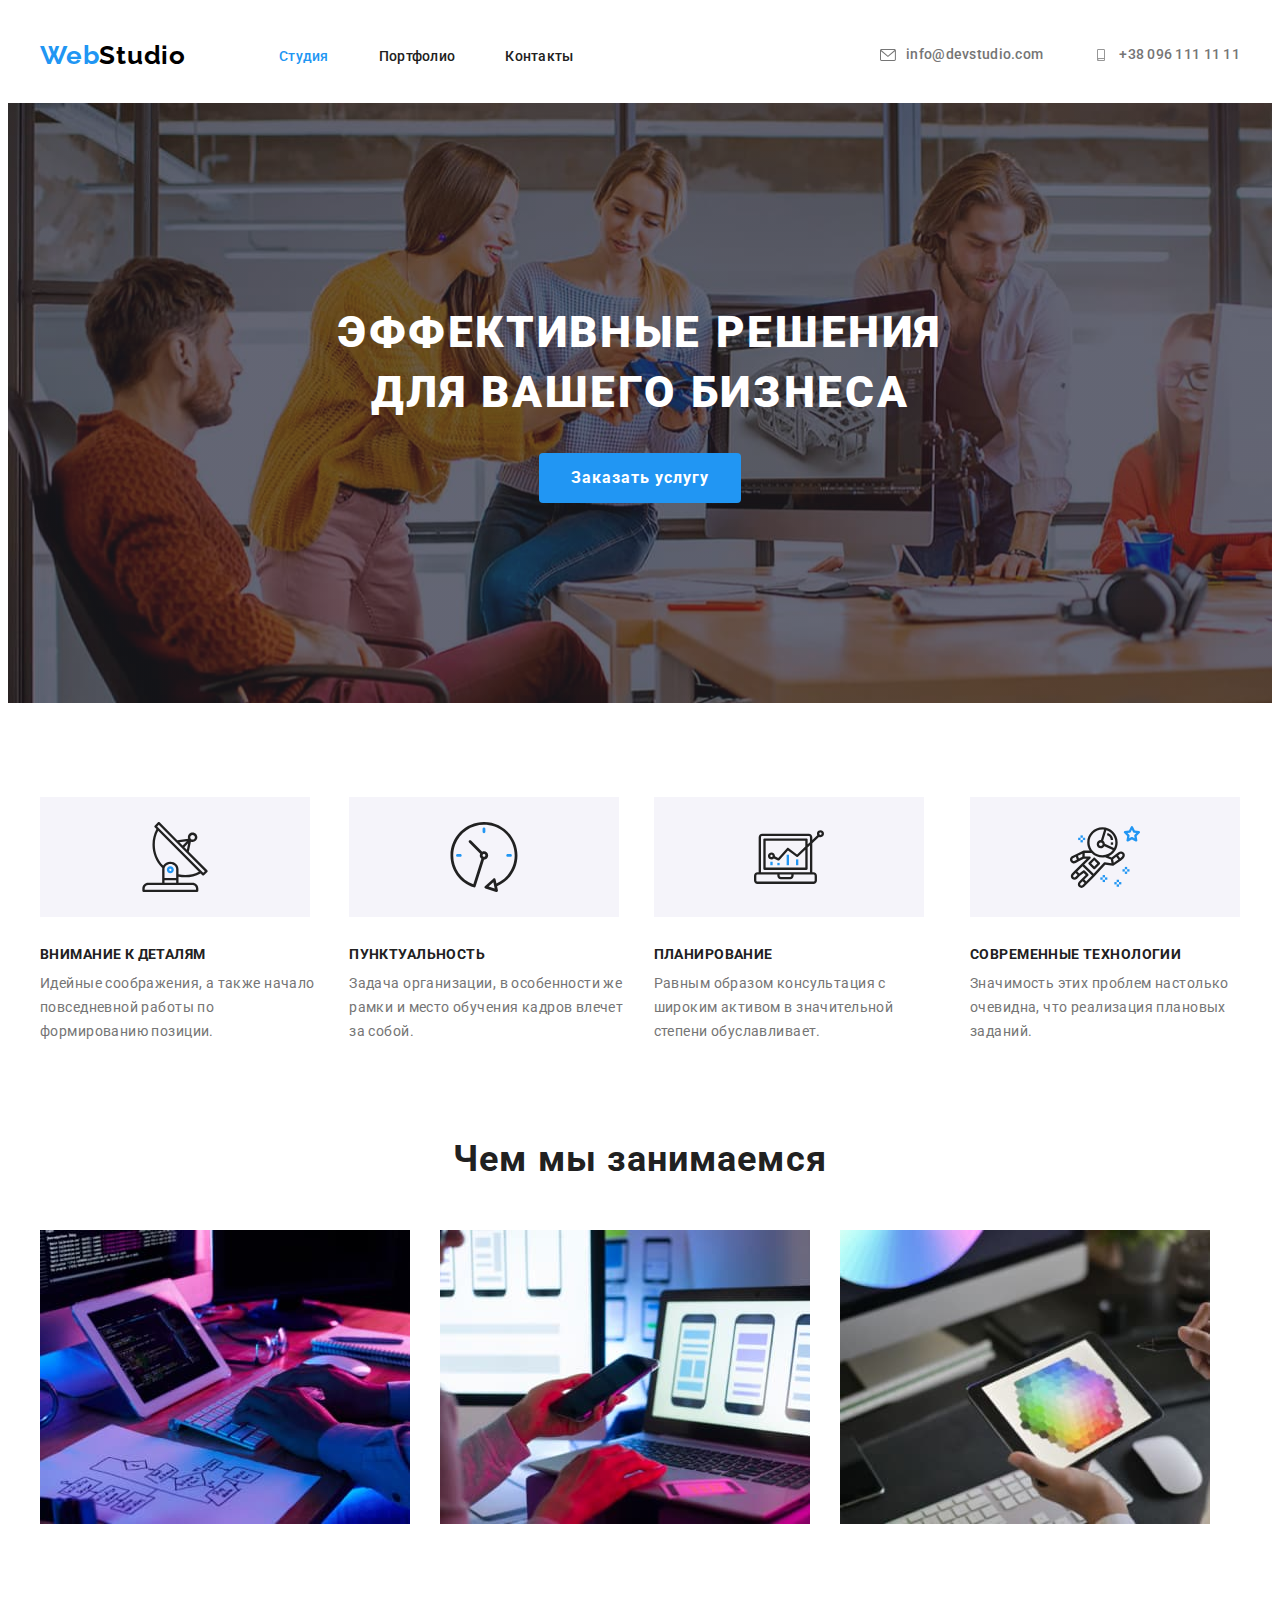
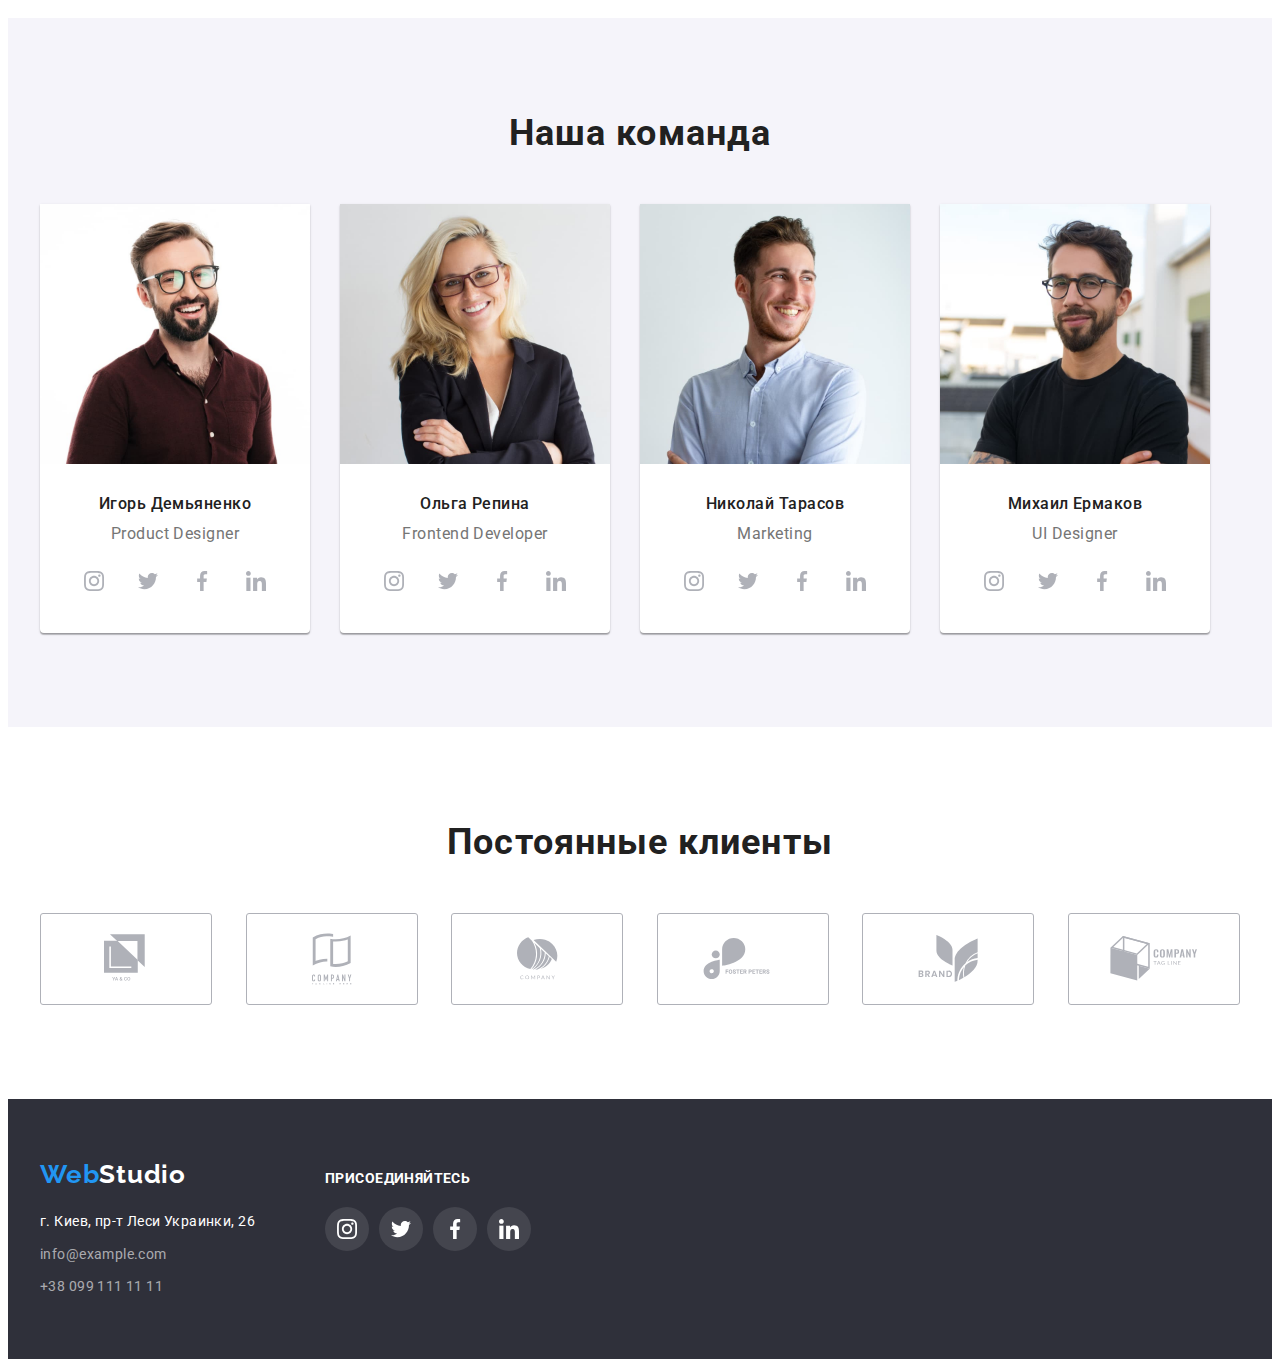
<file: index.html>
<!DOCTYPE html>
<html lang="ru">
  <head>
    <meta charset="UTF-8" />
    <meta name="viewport" content="width=device-width, initial-scale=1.0" />
    <title>WebStudio</title>
    <link rel="preconnect" href="https://fonts.gstatic.com" />
    <link
      href="https://fonts.googleapis.com/css2?family=Raleway:wght@700&family=Roboto:wght@400;500;700;900&display=swap"
      rel="stylesheet"
    />
    <link
      rel="stylesheet"
      href="https://cdnjs.cloudflare.com/ajax/libs/modern-normalize/1.0.0/modern-normalize.min.css"
      integrity="sha512-ISS7cAi1PEhQ8jnbJpJZMd29NlhNj4AWYyLOSp2CE/CsHxTCu+r+t0D2yoJudVrd0/8fTVPUVDzY5Tvli75u/g=="
      crossorigin="anonymous"
    />
    <link rel="stylesheet" href="css/styles.css" />
  </head>
  <body>
    <!-- Header-->
    <header class="header">
      <div class="container">
        <nav class="site-nav">
          <a href="index.html" class="logo"><span>Web</span>Studio</a>
          <ul class="site-nav-list">
            <li class="site-nav-list-item">
              <a href="index.html" class="site-nav-link is-current">Студия</a>
            </li>
            <li class="site-nav-list-item">
              <a href="portfolio.html" class="site-nav-link">Портфолио</a>
            </li>
            <li class="site-nav-list-item">
              <a href="#" class="site-nav-link">Контакты</a>
            </li>
          </ul>
        </nav>
        <ul class="contact-list">
          <li class="contact-list-item">
            <a href="mailto:info@devstudio.com" class="contact-mail">
              <svg class="contact-icon">
                <use href="./images/sprite.svg#icon-envelope"></use>
              </svg>
              <p>info@devstudio.com</p></a
            >
          </li>
          <li class="contact-list-item">
            <a href="tel:+380961111111" class="contact-num"
              ><svg class="contact-icon">
                <use href="./images/sprite.svg#icon-smartphone"></use>
              </svg>
              <p>+38 096 111 11 11</p></a
            >
          </li>
        </ul>
      </div>
    </header>
    <main>
      <!--HERO-->
      <section class="hero">
        <div class="container">
          <h1 class="hero-title">
            Эффективные решения <br />
            для вашего бизнеса
          </h1>
          <button class="button" type="button">Заказать услугу</button>
        </div>
      </section>

      <!--Features-->
      <section class="section">
        <div class="container">
          <h2 class="section-title visually-hidden">Особенности</h2>
          <ul class="features">
            <li class="features-item">
              <div class="background">
                <svg width="70" height="70">
                  <use href="./images/sprite.svg#icon-antenna"></use>
                </svg>
              </div>
              <h3 class="features-title">Внимание к деталям</h3>
              <p class="features-description">
                Идейные соображения, а также начало повседневной работы по
                формированию позиции.
              </p>
            </li>
            <li class="features-item">
              <div class="background">
                <svg width="70" height="70">
                  <use href="./images/sprite.svg#icon-clock"></use>
                </svg>
              </div>
              <h3 class="features-title">Пунктуальность</h3>
              <p class="features-description">
                Задача организации, в особенности же рамки и место обучения
                кадров влечет за собой.
              </p>
            </li>
            <li class="features-item">
              <div class="background">
                <svg width="70" height="70">
                  <use href="./images/sprite.svg#icon-diagram"></use>
                </svg>
              </div>
              <h3 class="features-title">Планирование</h3>
              <p class="features-description">
                Равным образом консультация с широким активом в значительной
                степени обуславливает.
              </p>
            </li>
            <li class="features-item">
              <div class="background">
                <svg width="70" height="70">
                  <use href="./images/sprite.svg#icon-astronaut"></use>
                </svg>
              </div>
              <h3 class="features-title">Современные технологии</h3>
              <p class="features-description">
                Значимость этих проблем настолько очевидна, что реализация
                плановых заданий.
              </p>
            </li>
          </ul>
        </div>
      </section>
      <!--What we are doing-->
      <section class="section-works">
        <div class="container">
          <h2 class="section-title">Чем мы занимаемся</h2>
          <ul class="gallery-list">
            <li class="illustration">
              <img
                src="images/box1.jpg"
                alt="Написание кода"
                width="370"
                height="294"
              />
            </li>
            <li class="illustration">
              <img
                src="images/box2.jpg"
                alt="Разработка нативных приложений"
                width="370"
                height="294"
              />
            </li>
            <li class="illustration">
              <img
                src="images/box3.jpg"
                alt="Разработка дизайна"
                width="370"
                height="294"
              />
            </li>
          </ul>
        </div>
      </section>
      <!--Our team-->
      <section class="section team">
        <div class="container">
          <h2 class="section-title">Наша команда</h2>
          <ul class="employees-list">
            <li class="item">
              <img
                src="images/img1.jpg"
                alt="Фото Игоря Демьяненко"
                width="270"
                height="260"
              />
              <div class="team-description-wrapper">
                <h3 class="employees-title">Игорь Демьяненко</h3>
                <p class="employees-desc" lang="en">Product Designer</p>
                <ul class="social-links">
                  <li class="social-links__item">
                    <a href="#" class="social-links__link"
                      ><svg class="social-links__icon">
                        <use href="./images/sprite.svg#icon-instagram"></use>
                      </svg>
                    </a>
                  </li>
                  <li class="social-links__item">
                    <a href="#" class="social-links__link"
                      ><svg class="social-links__icon">
                        <use href="./images/sprite.svg#icon-twitter"></use>
                      </svg>
                    </a>
                  </li>
                  <li class="social-links__item">
                    <a href="#" class="social-links__link"
                      ><svg class="social-links__icon">
                        <use href="./images/sprite.svg#icon-facebook"></use>
                      </svg>
                    </a>
                  </li>
                  <li class="social-links__item">
                    <a href="#" class="social-links__link"
                      ><svg class="social-links__icon">
                        <use href="./images/sprite.svg#icon-linkedin"></use>
                      </svg>
                    </a>
                  </li>
                </ul>
              </div>
            </li>
            <li class="item">
              <img
                src="images/img2.jpg"
                alt="Фото Ольги Репиной"
                width="270"
                height="260"
              />
              <div class="team-description-wrapper">
                <h3 class="employees-title">Ольга Репина</h3>
                <p class="employees-desc" lang="en">Frontend Developer</p>
                <ul class="social-links">
                  <li class="social-links__item">
                    <a href="#" class="social-links__link"
                      ><svg class="social-links__icon">
                        <use href="./images/sprite.svg#icon-instagram"></use>
                      </svg>
                    </a>
                  </li>
                  <li class="social-links__item">
                    <a href="#" class="social-links__link"
                      ><svg class="social-links__icon">
                        <use href="./images/sprite.svg#icon-twitter"></use>
                      </svg>
                    </a>
                  </li>
                  <li class="social-links__item">
                    <a href="#" class="social-links__link"
                      ><svg class="social-links__icon">
                        <use href="./images/sprite.svg#icon-facebook"></use>
                      </svg>
                    </a>
                  </li>
                  <li class="social-links__item">
                    <a href="#" class="social-links__link"
                      ><svg class="social-links__icon">
                        <use href="./images/sprite.svg#icon-linkedin"></use>
                      </svg>
                    </a>
                  </li>
                </ul>
              </div>
            </li>
            <li class="item">
              <img
                src="images/img3.jpg"
                alt="Фото Николая Тарасова"
                width="270"
                height="260"
              />
              <div class="team-description-wrapper">
                <h3 class="employees-title">Николай Тарасов</h3>
                <p class="employees-desc" lang="en">Marketing</p>
                <ul class="social-links">
                  <li class="social-links__item">
                    <a href="#" class="social-links__link"
                      ><svg class="social-links__icon">
                        <use href="./images/sprite.svg#icon-instagram"></use>
                      </svg>
                    </a>
                  </li>
                  <li class="social-links__item">
                    <a href="#" class="social-links__link"
                      ><svg class="social-links__icon">
                        <use href="./images/sprite.svg#icon-twitter"></use>
                      </svg>
                    </a>
                  </li>
                  <li class="social-links__item">
                    <a href="#" class="social-links__link"
                      ><svg class="social-links__icon">
                        <use href="./images/sprite.svg#icon-facebook"></use>
                      </svg>
                    </a>
                  </li>
                  <li class="social-links__item">
                    <a href="#" class="social-links__link"
                      ><svg class="social-links__icon">
                        <use href="./images/sprite.svg#icon-linkedin"></use>
                      </svg>
                    </a>
                  </li>
                </ul>
              </div>
            </li>
            <li class="item">
              <img
                src="images/img4.jpg"
                alt="Фото Михаила Ермакова"
                width="270"
                height="260"
              />
              <div class="team-description-wrapper">
                <h3 class="employees-title">Михаил Ермаков</h3>
                <p class="employees-desc" lang="en">UI Designer</p>
                <ul class="social-links">
                  <li class="social-links__item">
                    <a href="#" class="social-links__link"
                      ><svg class="social-links__icon">
                        <use href="./images/sprite.svg#icon-instagram"></use>
                      </svg>
                    </a>
                  </li>
                  <li class="social-links__item">
                    <a href="#" class="social-links__link"
                      ><svg class="social-links__icon">
                        <use href="./images/sprite.svg#icon-twitter"></use>
                      </svg>
                    </a>
                  </li>
                  <li class="social-links__item">
                    <a href="#" class="social-links__link"
                      ><svg class="social-links__icon">
                        <use href="./images/sprite.svg#icon-facebook"></use>
                      </svg>
                    </a>
                  </li>
                  <li class="social-links__item">
                    <a href="#" class="social-links__link"
                      ><svg class="social-links__icon">
                        <use href="./images/sprite.svg#icon-linkedin"></use>
                      </svg>
                    </a>
                  </li>
                </ul>
              </div>
            </li>
          </ul>
        </div>
      </section>
    </main>

    <!--Our clients-->
    <section class="section">
      <div class="container">
        <h2 class="section-title">Постоянные клиенты</h2>
        <ul class="clients-list">
          <li class="clients-list__item">
            <a href="#" class="cliens-list__link">
              <svg class="clients-logo" width="45" height="50">
                <use href="./images/sprite.svg#icon-logo1"></use>
              </svg>
            </a>
          </li>
          <li class="clients-list__item">
            <a href="#" class="cliens-list__link">
              <svg class="clients-logo" width="40" height="52">
                <use href="./images/sprite.svg#icon-logo2"></use>
              </svg>
            </a>
          </li>
          <li class="clients-list__item">
            <a href="#" class="cliens-list__link">
              <svg class="clients-logo" width="41" height="43">
                <use href="./images/sprite.svg#icon-logo3"></use>
              </svg>
            </a>
          </li>
          <li class="clients-list__item">
            <a href="#" class="cliens-list__link">
              <svg class="clients-logo" width="80" height="42">
                <use href="./images/sprite.svg#icon-logo4"></use>
              </svg>
            </a>
          </li>
          <li class="clients-list__item">
            <a href="#" class="cliens-list__link">
              <svg class="clients-logo" width="60" height="47">
                <use href="./images/sprite.svg#icon-logo5"></use>
              </svg>
            </a>
          </li>
          <li class="clients-list__item">
            <a href="#" class="cliens-list__link">
              <svg class="clients-logo" width="88" height="45">
                <use href="./images/sprite.svg#icon-logo6"></use>
              </svg>
            </a>
          </li>
        </ul>
      </div>
    </section>

    <!--Footer-->
    <footer class="footer">
      <div class="container footer-wrapper">
        <div class="footer-contacts-wrapper">
          <a class="footer-logo" href="index.html"><span>Web</span>Studio</a>
          <address class="address">
            <ul class="contacts-info">
              <li class="item">
                <a
                  href="https://goo.gl/maps/7gXkQdSNCJbNH52J9"
                  target="_blank"
                  rel="noreferrer noopener"
                  class="location"
                  >г. Киев, пр-т Леси Украинки, 26</a
                >
              </li>
              <li class="item">
                <a href="mailto:info@example.com" class="contact-item"
                  >info@example.com</a
                >
              </li>
              <li class="item">
                <a href="tel:+380991111111" class="contact-item"
                  >+38 099 111 11 11</a
                >
              </li>
            </ul>
          </address>
        </div>
        <div class="footer-social-links-wrapper">
          <p class="appeal">Присоединяйтесь</p>
          <ul class="footer-social-list">
            <li class="social-links__item">
              <a href="#" class="social-links__link"
                ><svg class="social-links__icon">
                  <use href="./images/sprite.svg#icon-instagram"></use>
                </svg>
              </a>
            </li>
            <li class="social-links__item">
              <a href="#" class="social-links__link"
                ><svg class="social-links__icon">
                  <use href="./images/sprite.svg#icon-twitter"></use>
                </svg>
              </a>
            </li>
            <li class="social-links__item">
              <a href="#" class="social-links__link"
                ><svg class="social-links__icon">
                  <use href="./images/sprite.svg#icon-facebook"></use>
                </svg>
              </a>
            </li>
            <li class="social-links__item">
              <a href="#" class="social-links__link"
                ><svg class="social-links__icon">
                  <use href="./images/sprite.svg#icon-linkedin"></use>
                </svg>
              </a>
            </li>
          </ul>
        </div>
      </div>
    </footer>
  </body>
</html>
</file>
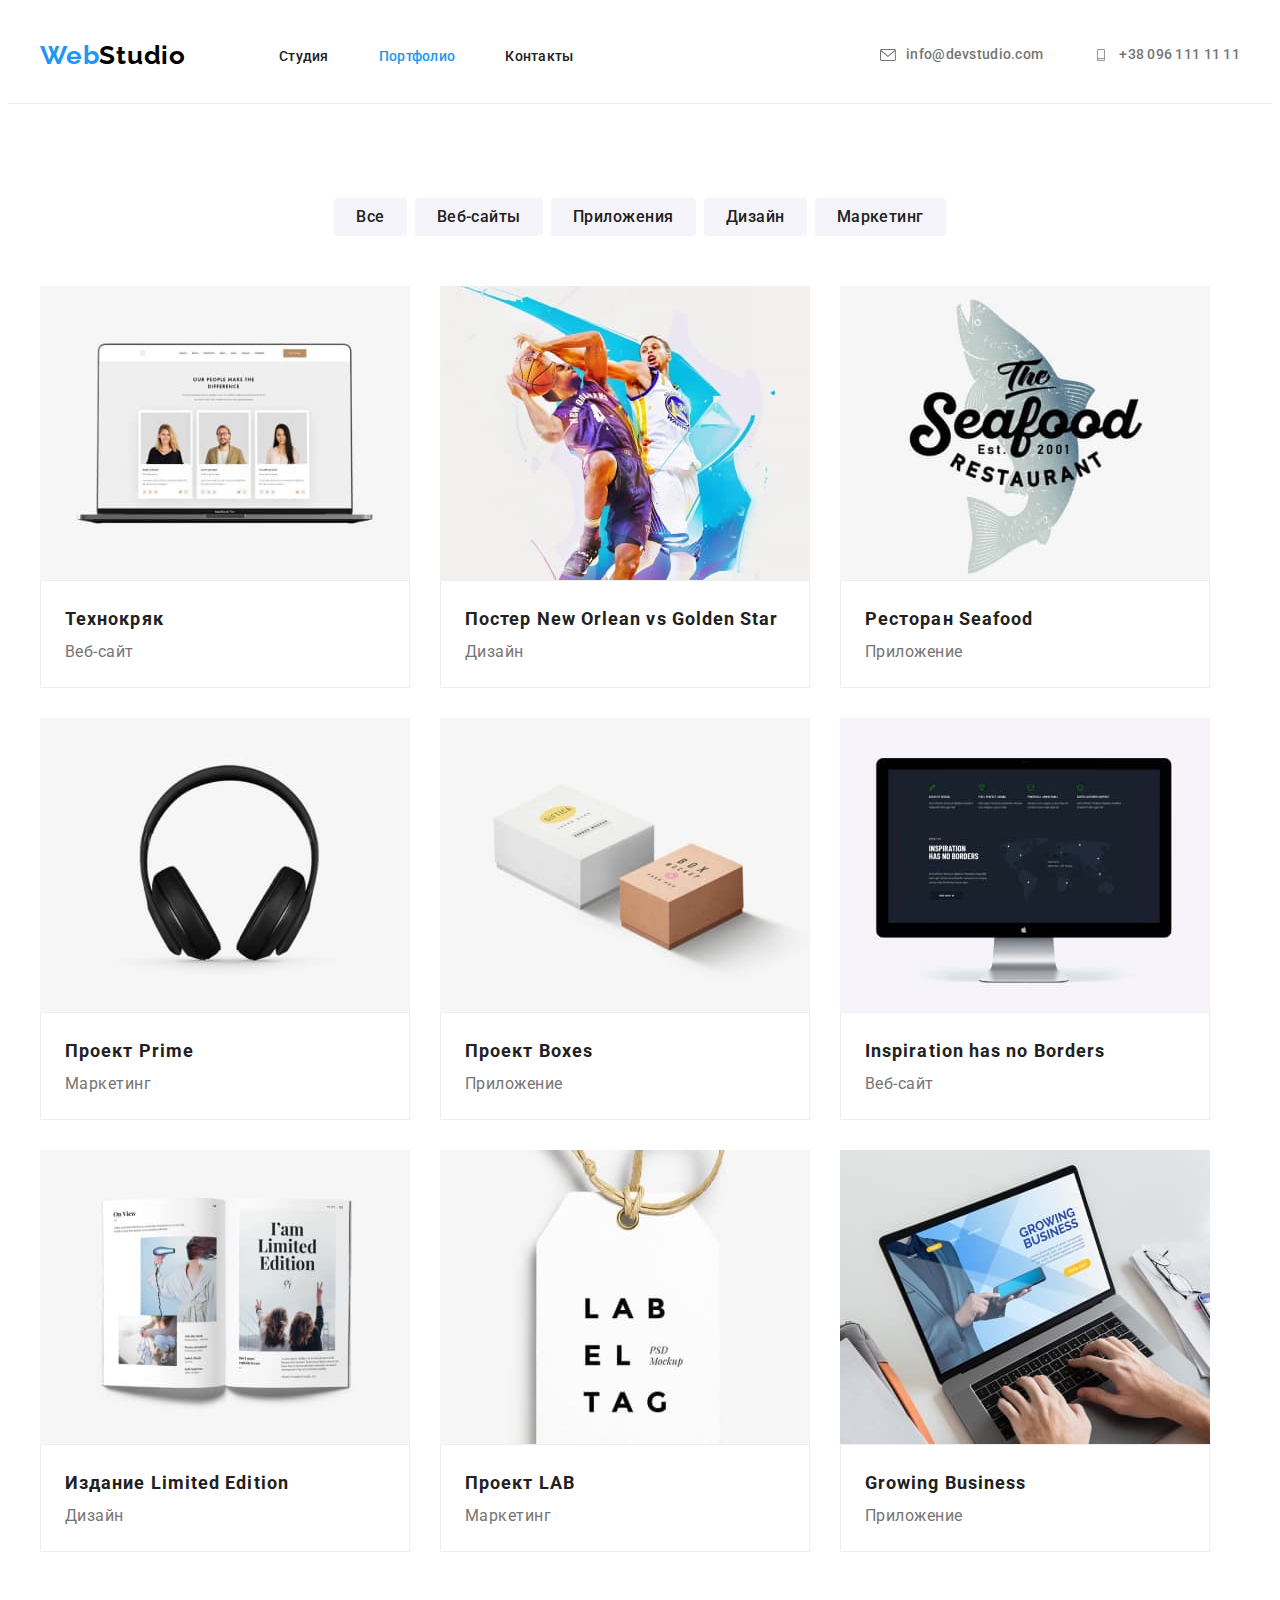
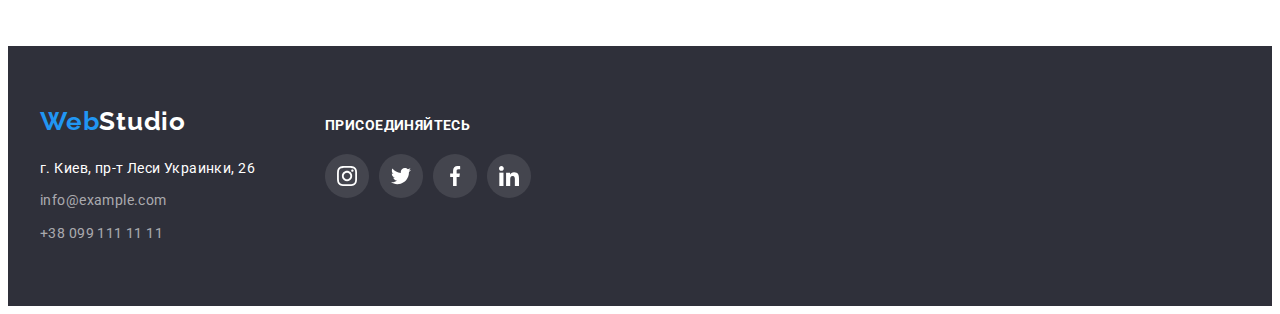
<file: portfolio.html>
<!DOCTYPE html>
<html lang="en">
  <head>
    <meta charset="UTF-8" />
    <meta name="viewport" content="width=device-width, initial-scale=1.0" />
    <title>Portfolio</title>
    <link rel="preconnect" href="https://fonts.gstatic.com" />
    <link
      href="https://fonts.googleapis.com/css2?family=Raleway:wght@700&family=Roboto:wght@400;500;700;900&display=swap"
      rel="stylesheet"
    />
    <link
      rel="stylesheet"
      href="https://cdnjs.cloudflare.com/ajax/libs/modern-normalize/1.0.0/modern-normalize.min.css"
      integrity="sha512-ISS7cAi1PEhQ8jnbJpJZMd29NlhNj4AWYyLOSp2CE/CsHxTCu+r+t0D2yoJudVrd0/8fTVPUVDzY5Tvli75u/g=="
      crossorigin="anonymous"
    />
    <link rel="stylesheet" href="css/styles.css" />
  </head>
  <body>
    <!--Header-->
    <header class="header">
      <div class="container">
        <nav class="site-nav">
          <a href="index.html" class="logo"><span>Web</span>Studio</a>
          <ul class="site-nav-list">
            <li class="site-nav-list-item">
              <a href="index.html" class="site-nav-link">Студия</a>
            </li>
            <li class="site-nav-list-item">
              <a href="portfolio.html" class="site-nav-link is-current"
                >Портфолио</a
              >
            </li>
            <li class="site-nav-list-item">
              <a href="#" class="site-nav-link">Контакты</a>
            </li>
          </ul>
        </nav>
        <ul class="contact-list">
          <li class="contact-list-item">
            <a href="mailto:info@devstudio.com" class="contact-mail">
              <svg class="contact-icon">
                <use href="./images/sprite.svg#icon-envelope"></use>
              </svg>
              <p>info@devstudio.com</p></a
            >
          </li>
          <li class="contact-list-item">
            <a href="tel:+380961111111" class="contact-num"
              ><svg class="contact-icon">
                <use href="./images/sprite.svg#icon-smartphone"></use>
              </svg>
              <p>+38 096 111 11 11</p></a
            >
          </li>
        </ul>
      </div>
    </header>
    <!--Main-->
    <main class="portfolio-main">
      <!--Our examples of work-->
      <section class="section-examples">
        <div class="container">
          <div class="selector-list-wrapper">
            <ul class="selector-list">
              <li class="item">
                <button class="button-selector" type="button">Все</button>
              </li>
              <li class="item">
                <button class="button-selector" type="button">Веб-сайты</button>
              </li>
              <li class="item">
                <button class="button-selector" type="button">
                  Приложения
                </button>
              </li>
              <li class="item">
                <button class="button-selector" type="button">Дизайн</button>
              </li>
              <li class="item">
                <button class="button-selector" type="button">Маркетинг</button>
              </li>
            </ul>
          </div>

          <ul class="examples-list">
            <li class="examples-list-item">
              <a href="#" class="examples-link">
                <img
                  src="images/portfolio/poster1.jpg"
                  alt="Ноутбук с открытой страницей веб-сайта"
                  width="370"
                  height="294"
                />
                <div class="examples-description-wrapper">
                  <h2 class="examples-title">Технокряк</h2>
                  <p class="examples-desc">Веб-сайт</p>
                </div>
              </a>
            </li>
            <li class="examples-list-item">
              <a href="#" class="examples-link">
                <img
                  src="images/portfolio/poster2.jpg"
                  alt="Баскетболисты"
                  width="370"
                  height="294"
                />
                <div class="examples-description-wrapper">
                  <h2 class="examples-title">
                    Постер New Orlean vs Golden Star
                  </h2>
                  <p class="examples-desc">Дизайн</p>
                </div>
              </a>
            </li>
            <li class="examples-list-item">
              <a href="#" class="examples-link">
                <img
                  src="images/portfolio/poster3.jpg"
                  alt="Логотип ресторана"
                  width="370"
                  height="294"
                />
                <div class="examples-description-wrapper">
                  <h2 class="examples-title">Ресторан Seafood</h2>
                  <p class="examples-desc">Приложение</p>
                </div>
              </a>
            </li>
            <li class="examples-list-item">
              <a href="#" class="examples-link">
                <img
                  src="images/portfolio/poster4.jpg"
                  alt="Наушники"
                  width="370"
                  height="294"
                />
                <div class="examples-description-wrapper">
                  <h2 class="examples-title">Проект Prime</h2>
                  <p class="examples-desc">Маркетинг</p>
                </div>
              </a>
            </li>
            <li class="examples-list-item">
              <a href="#" class="examples-link">
                <img
                  src="images/portfolio/poster5.jpg"
                  alt="Две коробки"
                  width="370"
                  height="294"
                />
                <div class="examples-description-wrapper">
                  <h2 class="examples-title">Проект Boxes</h2>
                  <p class="examples-desc">Приложение</p>
                </div>
              </a>
            </li>
            <li class="examples-list-item">
              <a href="#" class="examples-link">
                <img
                  src="images/portfolio/poster6.jpg"
                  alt="Компьтер с открытой страницей веб-сайта"
                  width="370"
                  height="294"
                />
                <div class="examples-description-wrapper">
                  <h2 class="examples-title" lang="eng">
                    Inspiration has no Borders
                  </h2>
                  <p class="examples-desc">Веб-сайт</p>
                </div>
              </a>
            </li>
            <li class="examples-list-item">
              <a href="#" class="examples-link">
                <img
                  src="images/portfolio/poster7.jpg"
                  alt="Журнал"
                  width="370"
                  height="294"
                />
                <div class="examples-description-wrapper">
                  <h2 class="examples-title">Издание Limited Edition</h2>
                  <p class="examples-desc">Дизайн</p>
                </div>
              </a>
            </li>
            <li class="examples-list-item">
              <a href="# " class="examples-link">
                <img
                  src="images/portfolio/poster8.jpg"
                  alt="Логотип проекта"
                  width="370"
                  height="294"
                />
                <div class="examples-description-wrapper">
                  <h2 class="examples-title">Проект LAB</h2>
                  <p class="examples-desc">Маркетинг</p>
                </div>
              </a>
            </li>
            <li class="examples-list-item">
              <a href="#" class="examples-link">
                <img
                  src="images/portfolio/poster9.jpg"
                  alt="Пользователь за работой с приложением"
                  width="370"
                  height="294"
                />
                <div class="examples-description-wrapper">
                  <h2 class="examples-title" lang="en">Growing Business</h2>
                  <p class="examples-desc">Приложение</p>
                </div>
              </a>
            </li>
          </ul>
        </div>
      </section>
    </main>
    <!--Footer-->
    <footer class="footer">
      <div class="container footer-wrapper">
        <div class="footer-contacts-wrapper">
          <a class="footer-logo" href="index.html"><span>Web</span>Studio</a>
          <address class="address">
            <ul class="contacts-info">
              <li class="item">
                <a
                  href="https://goo.gl/maps/7gXkQdSNCJbNH52J9"
                  target="_blank"
                  rel="noreferrer noopener"
                  class="location"
                  >г. Киев, пр-т Леси Украинки, 26</a
                >
              </li>
              <li class="item">
                <a href="mailto:info@example.com" class="contact-item"
                  >info@example.com</a
                >
              </li>
              <li class="item">
                <a href="tel:+380991111111" class="contact-item"
                  >+38 099 111 11 11</a
                >
              </li>
            </ul>
          </address>
        </div>
        <div class="footer-social-links-wrapper">
          <p class="appeal">Присоединяйтесь</p>
          <ul class="footer-social-list">
            <li class="social-links__item">
              <a href="#" class="social-links__link"
                ><svg class="social-links__icon">
                  <use href="./images/sprite.svg#icon-instagram"></use>
                </svg>
              </a>
            </li>
            <li class="social-links__item">
              <a href="#" class="social-links__link"
                ><svg class="social-links__icon">
                  <use href="./images/sprite.svg#icon-twitter"></use>
                </svg>
              </a>
            </li>
            <li class="social-links__item">
              <a href="#" class="social-links__link"
                ><svg class="social-links__icon">
                  <use href="./images/sprite.svg#icon-facebook"></use>
                </svg>
              </a>
            </li>
            <li class="social-links__item">
              <a href="#" class="social-links__link"
                ><svg class="social-links__icon">
                  <use href="./images/sprite.svg#icon-linkedin"></use>
                </svg>
              </a>
            </li>
          </ul>
        </div>
      </div>
    </footer>
  </body>
</html>
</file>
<file: css/styles.css>
:root {
  --main-font: 'Roboto', sans-serif;
  --secondary-font: 'Raleway', sans-serif;
  --main-text-color: #212121;
  --secondary-text-color: #757575;
  --accent-color: #2196f3;
}

/*================================================BODY=================================================*/
body {
  font-family: var(--main-font);
  font-style: normal;
  background-color: #ffffff;
}

a {
  text-decoration: none;
}

ul,
ol {
  list-style-type: none;
  padding: 0;
  margin: 0;
}

h1,
h2,
h3,
h4,
h5,
h6,
p {
  margin: 0;
}

img {
  display: block;
}

.address {
  font-style: normal;
}

/*================================================COMPONENTS===============================================*/
.section {
  padding-top: 94px;
  padding-bottom: 94px;
}
.section-title {
  font-weight: 700;
  font-size: 36px;
  line-height: 1.17;
  text-align: center;
  letter-spacing: 0.03em;
  color: var(--main-text-color);
}

.container {
  width: 1200px;
  padding: 0 15px;
  margin: 0 auto;
}

/*================================================HEADER===============================================*/
.header {
  padding-top: 32px;
  padding-bottom: 32px;
}
.header .container {
  display: flex;
  align-items: center;
}

.site-nav {
  display: flex;
  align-items: center;
}

.site-nav-list {
  display: flex;
  align-items: center;
}

.header .logo {
  margin-right: 93px;
}

.site-nav-list-item:not(:last-child),
.contact-list-item:not(:last-child) {
  margin-right: 50px;
}

.logo {
  font-family: var(--secondary-font);
  font-weight: 700;
  font-size: 26px;
  line-height: 1.19;
  letter-spacing: 0.03em;
  color: #000000;
}

.logo > span {
  color: var(--accent-color);
}

.site-nav-link.is-current {
  color: var(--accent-color);
}

.site-nav-link {
  font-weight: 500;
  font-size: 14px;
  line-height: 1.14;
  letter-spacing: 0.02em;
  color: var(--main-text-color);
}

.site-nav-link:hover,
.site-nav-link:focus,
.contact-mail:hover,
.contact-mail:focus,
.contact-num:hover,
.contact-num:focus {
  color: var(--accent-color);
}

.contact-list {
  display: flex;
  align-items: center;
  margin-left: auto;
}

.contact-icon {
  width: 16px;
  height: 12px;
  margin-right: 10px;

  fill: var(--secondary-text-color);
}
.contact-mail:hover .contact-icon,
.contact-mail:focus .contact-icon,
.contact-num:hover .contact-icon,
.contact-num:focus .contact-icon {
  fill: var(--accent-color);
}
.contact-mail,
.contact-num {
  display: flex;
  align-items: center;

  font-weight: 500;
  font-size: 14px;
  line-height: 1.14;
  letter-spacing: 0.02em;
  color: var(--secondary-text-color);
}

/*======================================================HERO====================================*/
.hero {
  padding: 200px 0;
  max-width: 1600px;
  margin-right: auto;
  margin-left: auto;
  background-color: #2f303a;
  background-image: linear-gradient(
      rgba(47, 48, 58, 0.4),
      rgba(47, 48, 58, 0.4)
    ),
    url('../images/hero.jpg');
  background-repeat: no-repeat;
  background-size: cover;
}

.hero .container {
  display: flex;
  flex-wrap: wrap;
  justify-content: center;
}

.hero-title {
  width: 100%;
  margin-bottom: 30px;

  font-weight: 900;
  font-size: 44px;
  line-height: 1.36;
  text-align: center;
  letter-spacing: 0.06em;
  text-transform: uppercase;
  color: #ffffff;
}

.button {
  min-width: 200px;
  padding: 10px 32px;
  border-radius: 4px;
  cursor: pointer;
  border: none;

  font-family: var(--main-font);
  font-weight: 700;
  font-size: 16px;
  line-height: 1.87;
  text-align: center;
  letter-spacing: 0.06em;
  color: #ffffff;
  background-color: var(--accent-color);
}

/*======================================================FEATURES====================================*/
.features {
  display: flex;
}

.features-item:not(:last-child) {
  margin-right: 30px;
}
.visually-hidden {
  position: absolute;
  width: 1px;
  height: 1px;
  margin: -1px;
  border: 0;
  padding: 0;

  white-space: nowrap;
  clip-path: inset(100%);
  clip: rect(0 0 0 0);
  overflow: hidden;
}

.features-title {
  margin-bottom: 10px;

  font-weight: 700;
  font-size: 14px;
  line-height: 1.14;
  letter-spacing: 0.03em;
  text-transform: uppercase;
  color: var(--main-text-color);
}

.features-description {
  font-weight: 400;
  font-size: 14px;
  line-height: 1.71;
  letter-spacing: 0.03em;
  color: var(--secondary-text-color);
}

.background {
  display: flex;
  justify-content: center;
  align-items: center;
  width: 270px;
  height: 120px;
  background-color: #f5f4fa;
  margin-bottom: 30px;
}

/*=====================================================WHAT WE ARE DOING====================================*/
.section-works {
  padding-bottom: 94px;
}

.gallery-list {
  display: flex;
  margin-top: 50px;
}

.illustration:not(:last-child) {
  margin-right: 30px;
}
/*=====================================================OUR TEAM====================================*/

.team {
  background-color: #f5f4fa;
}

.employees-list {
  display: flex;
  margin-top: 50px;
}

.employees-list > .item:not(:last-child) {
  margin-right: 30px;
}

.employees-list > .item {
  background: #ffffff;
  box-shadow: 0px 1px 3px rgba(0, 0, 0, 0.12), 0px 1px 1px rgba(0, 0, 0, 0.14),
    0px 2px 1px rgba(0, 0, 0, 0.2);
  border-radius: 0px 0px 4px 4px;
}

.team-description-wrapper {
  padding: 30px 0;
}

.employees-title {
  font-weight: 500;
  font-size: 16px;
  line-height: 1.19;
  text-align: center;
  letter-spacing: 0.03em;
  color: var(--main-text-color);
}

.employees-desc {
  margin-top: 10px;

  font-weight: 400;
  font-size: 16px;
  line-height: 1.19;
  text-align: center;
  letter-spacing: 0.03em;
  color: var(--secondary-text-color);
}

.social-links {
  display: flex;
  align-items: center;
  justify-content: center;
  margin-top: 16px;
}

.social-links__link {
  display: flex;
  justify-content: center;
  align-items: center;
  width: 44px;
  height: 44px;
  border-radius: 50%;
}

.social-links__item:not(:last-child) {
  margin-right: 10px;
}

.social-links__link:hover,
.social-links__link:focus {
  background-color: var(--accent-color);
}

.social-links__icon {
  width: 20px;
  height: 20px;
  fill: #afb1b8;
}

.social-links__link:hover .social-links__icon,
.social-links__link:focus .social-links__icon {
  fill: #ffffff;
}
/* ====================================================== OUR CLIENTS ===========================*/
.clients-list {
  display: flex;
  justify-content: space-between;
  align-items: center;
  margin-top: 50px;
}

.cliens-list__link {
  display: flex;
  justify-content: center;
  align-items: center;
  width: 170px;
  height: 90px;
  border: 1px solid #afb1b8;
  border-radius: 3px;
}

.cliens-list__link:hover,
.cliens-list__link:focus {
  border: 1px solid var(--accent-color);
}

.clients-logo {
  fill: #afb1b8;
}

.cliens-list__link:hover .clients-logo,
.cliens-list__link:focus .clients-logo {
  fill: var(--accent-color);
}

/*=====================================================FOOTER====================================*/
.footer {
  padding-top: 60px;
  padding-bottom: 60px;
  background-color: #2f303a;
}
.contacts-info {
  padding-top: 20px;
}
.contacts-info > .item:not(:last-child) {
  margin-bottom: 9px;
}
.footer-logo {
  font-family: var(--secondary-font);
  font-weight: 700;
  font-size: 26px;
  line-height: 1.19;
  letter-spacing: 0.03em;
  color: #ffffff;
}

.footer-logo > span {
  color: var(--accent-color);
}

.location {
  font-family: var(--main-font);
  font-weight: 400;
  font-size: 14px;
  line-height: 1.71;
  letter-spacing: 0.03em;
  color: #ffffff;
}

.contact-item {
  font-family: var(--main-font);
  font-weight: 400;
  font-size: 14px;
  line-height: 1.71;
  letter-spacing: 0.03em;
  color: rgba(255, 255, 255, 0.6);
}

.footer-wrapper {
  display: flex;
  align-items: baseline;
}

.footer-contacts-wrapper {
  margin-right: 70px;
}

.footer-social-list {
  display: flex;
  padding-top: 20px;
}
.footer-social-list .social-links__link {
  background-color: rgba(255, 255, 255, 10%);
}

.footer-social-list .social-links__link:hover,
.footer-social-list .social-links__link:focus {
  background-color: var(--accent-color);
}

.footer-social-list .social-links__icon {
  fill: #ffffff;
}

.appeal {
  font-weight: 700;
  font-size: 14px;
  line-height: 1.14;
  letter-spacing: 0.03em;
  text-transform: uppercase;

  color: #ffffff;
}

/*=======================================================PORTFOLIO================================*/
.section-examples {
  padding-top: 94px;
  padding-bottom: 94px;
}

.selector-list {
  display: flex;
}

.selector-list > .item:not(:last-child) {
  margin-right: 8px;
}

.selector-list-wrapper {
  display: flex;
  justify-content: center;
  margin-bottom: 50px;
}

.button-selector {
  padding: 6px 22px;
  border-radius: 4px;
  border: none;
  cursor: pointer;

  font-family: var(--main-font);
  font-weight: 500;
  font-size: 16px;
  line-height: 1.62;
  text-align: center;
  letter-spacing: 0.03em;
  color: var(--main-text-color);
  background-color: #f5f4fa;
}

.button-selector:hover,
.button-selector:focus {
  color: #ffffff;
  background-color: var(--accent-color);
}

.examples-list {
  display: flex;
  flex-wrap: wrap;
}

.examples-list-item {
  width: 370px;
  margin-right: 30px;
  margin-bottom: 30px;
}

.examples-link:hover,
.examples-link:focus {
  display: block;
  box-shadow: 0px 1px 1px rgba(0, 0, 0, 0.12), 0px 4px 4px rgba(0, 0, 0, 0.06),
    1px 4px 6px rgba(0, 0, 0, 0.16);
}

.examples-list-item:nth-child(3n) {
  margin-right: 0;
}

.examples-list-item:nth-last-child(-n + 3) {
  margin-bottom: 0;
}

.examples-title {
  font-weight: 700;
  font-size: 18px;
  line-height: 2;
  letter-spacing: 0.06em;
  color: var(--main-text-color);
}

.examples-desc {
  font-weight: 400;
  font-size: 16px;
  line-height: 1.87;
  letter-spacing: 0.03em;
  color: var(--secondary-text-color);
}

.examples-description-wrapper {
  padding: 20px 24px;
  border: 1px solid #eeeeee;
}

.portfolio-main {
  border-top: 1px solid #ececec;
}
</file>
